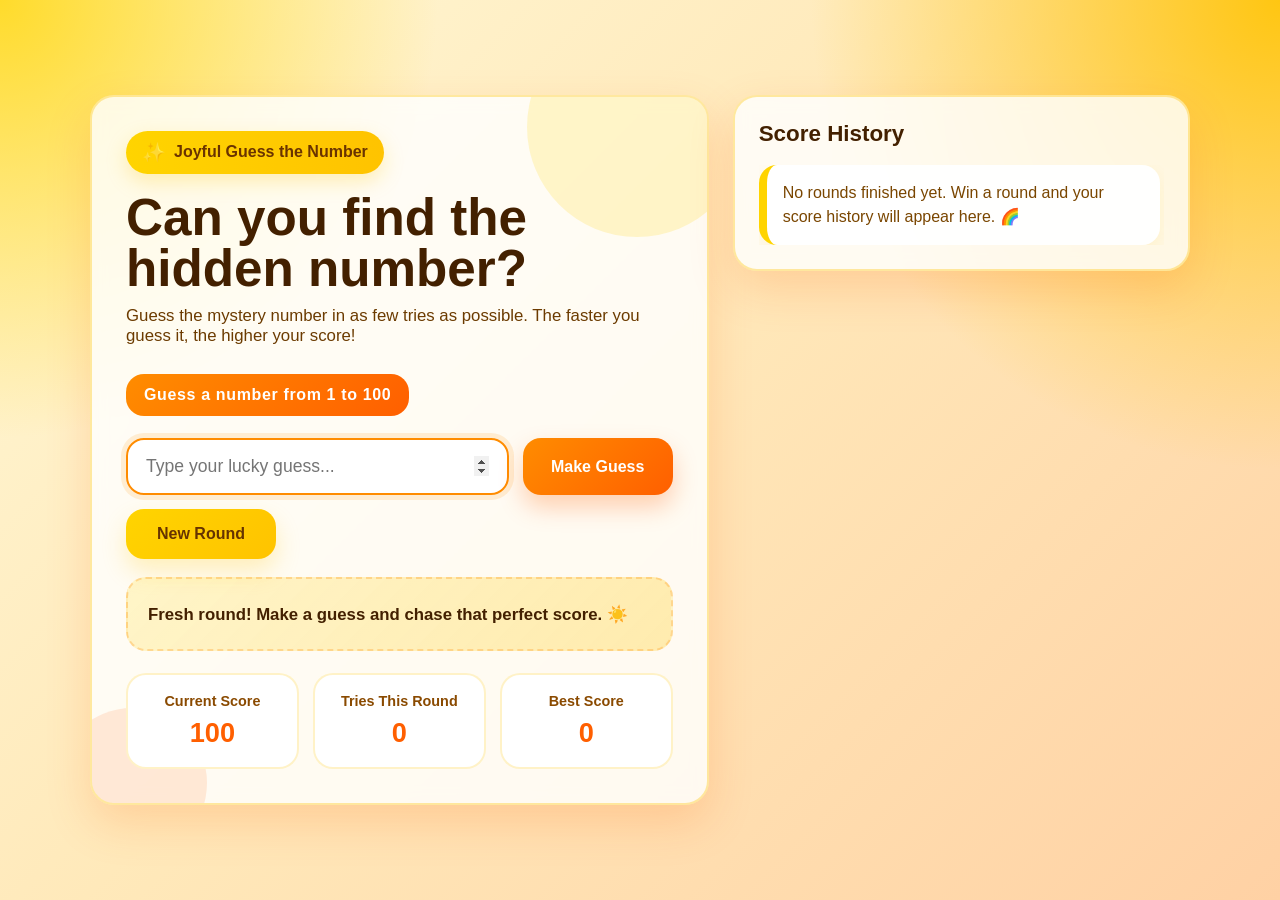
<file: guss the number/index.html>
<!DOCTYPE html>
<html lang="en">
<head>
  <meta charset="UTF-8" />
  <meta name="viewport" content="width=device-width, initial-scale=1.0" />
  <title>Joyful Guess the Number</title>
  <link rel="stylesheet" href="styles.css" />
</head>
<body>
  <div class="game-shell">
    <section class="card main-card">
      <div class="content">
        <div class="badge"><span class="sparkles">✨</span> Joyful Guess the Number</div>
        <h1>Can you find the hidden number?</h1>
        <p class="subtitle">
          Guess the mystery number in as few tries as possible. The faster you guess it, the higher your score!
        </p>

        <div class="number-range">Guess a number from 1 to 100</div>

        <div class="input-row">
          <input id="guessInput" class="guess-input" type="number" min="1" max="100" placeholder="Type your lucky guess..." />
          <button id="guessBtn" class="primary-btn">Make Guess</button>
          <button id="resetBtn" class="secondary-btn">New Round</button>
        </div>

        <div id="statusBox" class="status-box">Let's play! Enter a number and take your first guess. 🎯</div>

        <div class="stats-grid">
          <div class="stat">
            <div class="stat-label">Current Score</div>
            <div id="scoreValue" class="stat-value">100</div>
          </div>
          <div class="stat">
            <div class="stat-label">Tries This Round</div>
            <div id="triesValue" class="stat-value">0</div>
          </div>
          <div class="stat">
            <div class="stat-label">Best Score</div>
            <div id="bestValue" class="stat-value">0</div>
          </div>
        </div>
      </div>
    </section>

    <aside class="card side-card">
      <h2>Score History</h2>
      <div id="historyList" class="history-list">
        <div class="empty-state">
          No rounds finished yet. Win a round and your score history will appear here. 🌈
        </div>
      </div>
    </aside>
  </div>

  <script src="script.js"></script>
</body>
</html>
</file>
<file: guss the number/styles.css>
:root {
      --yellow: #FFD400;
      --gold: #FFC300;
      --orange: #FF8C00;
      --deep-orange: #FF5F00;
      --cream: #fffaf0;
      --text: #432000;
      --white: #ffffff;
      --shadow: 0 18px 45px rgba(255, 95, 0, 0.18);
      --radius: 24px;
    }

    * {
      box-sizing: border-box;
    }

    body {
      margin: 0;
      min-height: 100vh;
      font-family: "Trebuchet MS", "Segoe UI", sans-serif;
      background:
        radial-gradient(circle at top left, rgba(255, 212, 0, 0.8), transparent 28%),
        radial-gradient(circle at top right, rgba(255, 195, 0, 0.9), transparent 30%),
        linear-gradient(135deg, #fff8d6 0%, #ffe9ba 45%, #ffd1a4 100%);
      color: var(--text);
      display: grid;
      place-items: center;
      padding: 24px;
    }

    .game-shell {
      width: min(1100px, 100%);
      display: grid;
      grid-template-columns: 1.15fr 0.85fr;
      gap: 24px;
      align-items: start;
    }

    .card {
      background: rgba(255, 255, 255, 0.82);
      backdrop-filter: blur(8px);
      border-radius: var(--radius);
      box-shadow: var(--shadow);
      border: 2px solid rgba(255, 195, 0, 0.35);
    }

    .main-card {
      padding: 34px;
      position: relative;
      overflow: hidden;
    }

    .main-card::before,
    .main-card::after {
      content: "";
      position: absolute;
      border-radius: 50%;
      z-index: 0;
    }

    .main-card::before {
      width: 220px;
      height: 220px;
      background: rgba(255, 212, 0, 0.18);
      top: -80px;
      right: -40px;
    }

    .main-card::after {
      width: 150px;
      height: 150px;
      background: rgba(255, 95, 0, 0.12);
      bottom: -55px;
      left: -35px;
    }

    .content {
      position: relative;
      z-index: 1;
    }

    .badge {
      display: inline-flex;
      align-items: center;
      gap: 8px;
      background: linear-gradient(90deg, var(--yellow), var(--gold));
      color: #6a3300;
      padding: 10px 16px;
      border-radius: 999px;
      font-weight: 700;
      box-shadow: 0 8px 20px rgba(255, 195, 0, 0.25);
      margin-bottom: 18px;
    }

    h1 {
      margin: 0 0 12px;
      font-size: clamp(2rem, 4vw, 3.5rem);
      line-height: 1;
    }

    .subtitle {
      margin: 0 0 28px;
      font-size: 1.05rem;
      color: #6c3b00;
      max-width: 60ch;
    }

    .number-range {
      display: inline-block;
      background: linear-gradient(135deg, var(--orange), var(--deep-orange));
      color: var(--white);
      padding: 12px 18px;
      border-radius: 18px;
      font-weight: 800;
      letter-spacing: 0.04em;
      margin-bottom: 22px;
    }

    .input-row {
      display: flex;
      flex-wrap: wrap;
      gap: 14px;
      margin-bottom: 18px;
    }

    .guess-input {
      flex: 1 1 220px;
      min-width: 0;
      padding: 16px 18px;
      font-size: 1.1rem;
      border-radius: 18px;
      border: 2px solid rgba(255, 140, 0, 0.32);
      outline: none;
      transition: 0.2s ease;
      color: var(--text);
      background: rgba(255, 255, 255, 0.95);
    }

    .guess-input:focus {
      border-color: var(--orange);
      box-shadow: 0 0 0 5px rgba(255, 140, 0, 0.14);
    }

    button {
      border: none;
      cursor: pointer;
      font: inherit;
      transition: transform 0.15s ease, box-shadow 0.2s ease, opacity 0.2s ease;
    }

    button:hover {
      transform: translateY(-2px);
    }

    button:active {
      transform: translateY(0);
    }

    .primary-btn,
    .secondary-btn {
      padding: 16px 22px;
      border-radius: 18px;
      font-weight: 800;
      min-width: 150px;
    }

    .primary-btn {
      background: linear-gradient(135deg, var(--orange), var(--deep-orange));
      color: white;
      box-shadow: 0 12px 24px rgba(255, 95, 0, 0.28);
    }

    .secondary-btn {
      background: linear-gradient(135deg, var(--yellow), var(--gold));
      color: #663300;
      box-shadow: 0 12px 24px rgba(255, 195, 0, 0.24);
    }

    .status-box {
      margin-top: 18px;
      padding: 18px 20px;
      border-radius: 20px;
      background: linear-gradient(135deg, rgba(255, 212, 0, 0.18), rgba(255, 195, 0, 0.28));
      border: 2px dashed rgba(255, 140, 0, 0.28);
      min-height: 74px;
      display: flex;
      align-items: center;
      font-size: 1.05rem;
      font-weight: 700;
    }

    .stats-grid {
      display: grid;
      grid-template-columns: repeat(3, 1fr);
      gap: 14px;
      margin-top: 22px;
    }

    .stat {
      background: white;
      border-radius: 20px;
      padding: 18px 16px;
      text-align: center;
      border: 2px solid rgba(255, 195, 0, 0.22);
    }

    .stat-label {
      font-size: 0.9rem;
      color: #8a4a00;
      margin-bottom: 8px;
      font-weight: 700;
    }

    .stat-value {
      font-size: 1.7rem;
      font-weight: 900;
      color: var(--deep-orange);
    }

    .side-card {
      padding: 24px;
    }

    .side-card h2 {
      margin: 0 0 18px;
      font-size: 1.4rem;
    }

    .history-list {
      display: flex;
      flex-direction: column;
      gap: 12px;
      max-height: 520px;
      overflow: auto;
      padding-right: 4px;
    }

    .history-item,
    .empty-state {
      background: rgba(255, 255, 255, 0.95);
      border-radius: 18px;
      padding: 16px;
      border-left: 8px solid var(--orange);
      box-shadow: 0 8px 20px rgba(255, 195, 0, 0.12);
    }

    .empty-state {
      border-left-color: var(--yellow);
      color: #7a4600;
      line-height: 1.5;
    }

    .history-top {
      display: flex;
      justify-content: space-between;
      gap: 12px;
      margin-bottom: 8px;
      font-weight: 800;
    }

    .history-score {
      color: var(--deep-orange);
    }

    .history-meta {
      display: flex;
      flex-wrap: wrap;
      gap: 8px 14px;
      color: #7a4600;
      font-size: 0.95rem;
    }

    .sparkles {
      font-size: 1.2em;
    }

    @media (max-width: 900px) {
      .game-shell {
        grid-template-columns: 1fr;
      }

      .stats-grid {
        grid-template-columns: 1fr;
      }
    }
</file>
